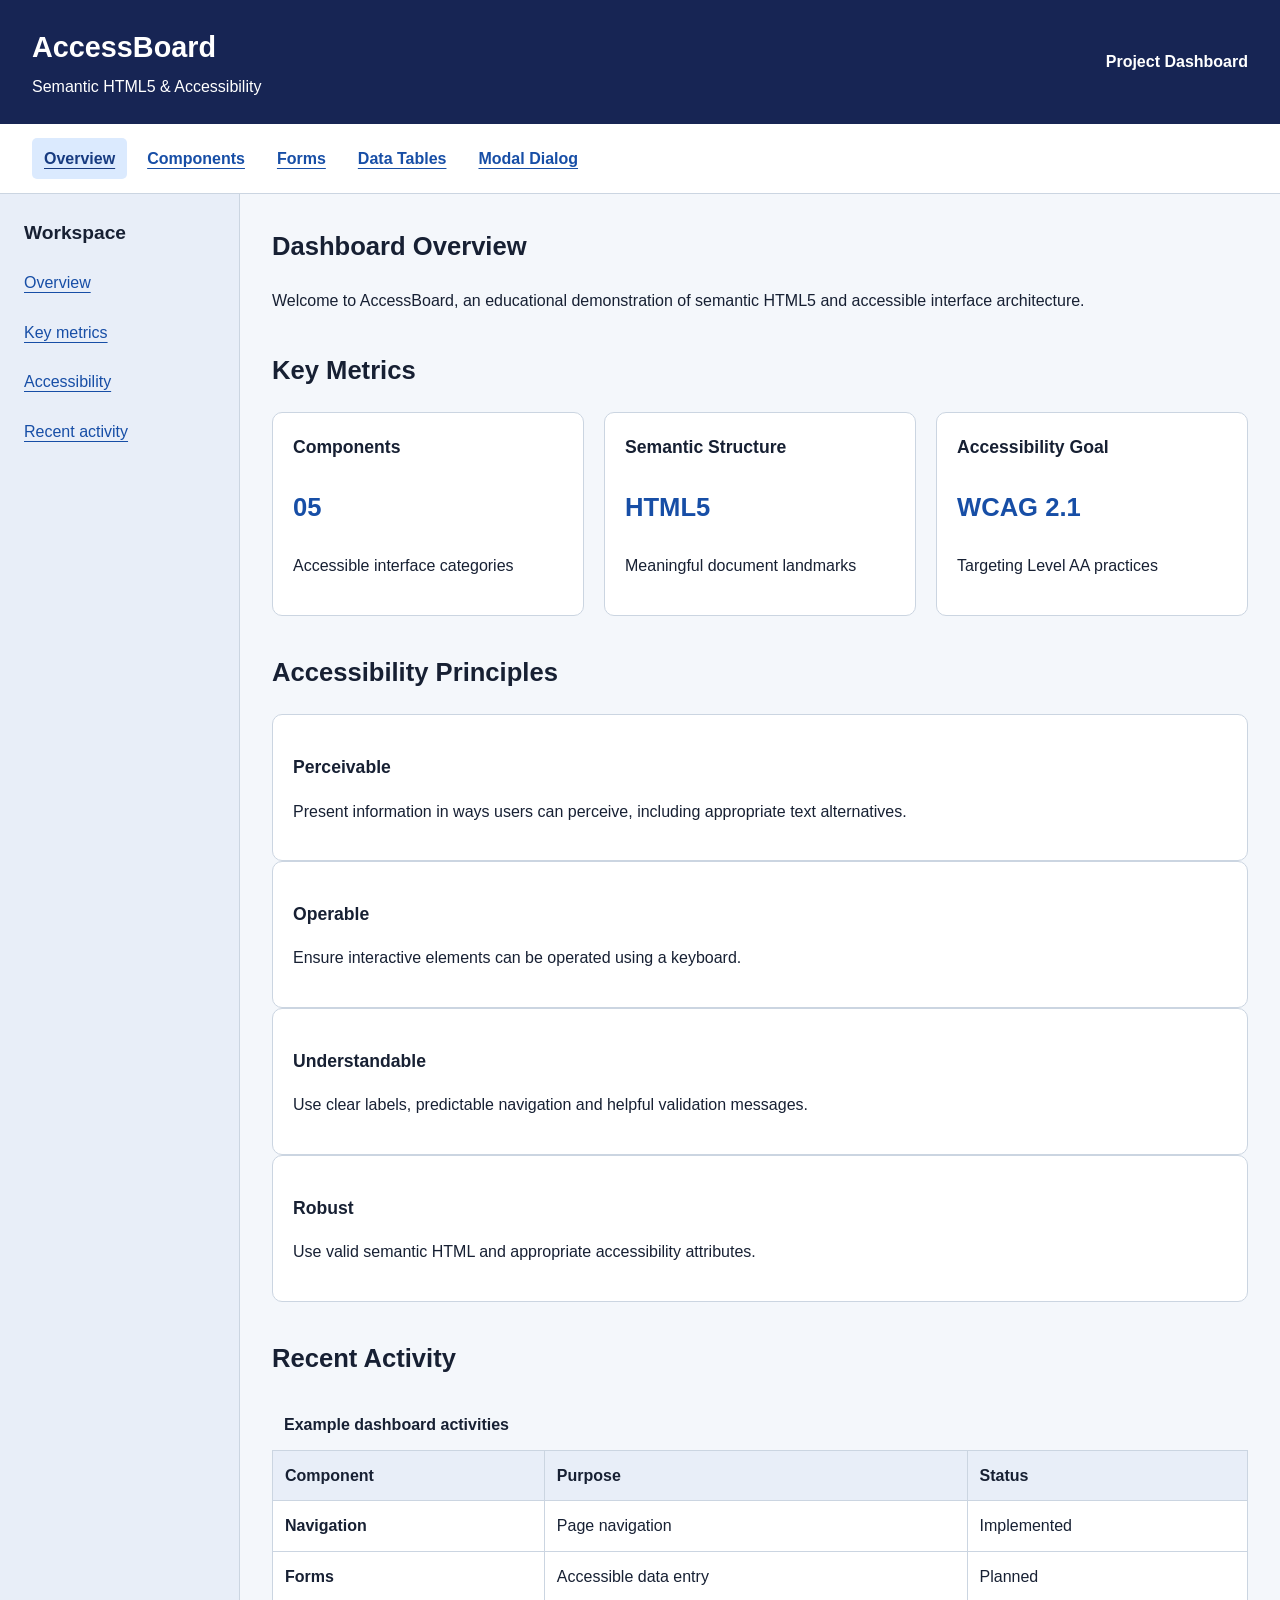
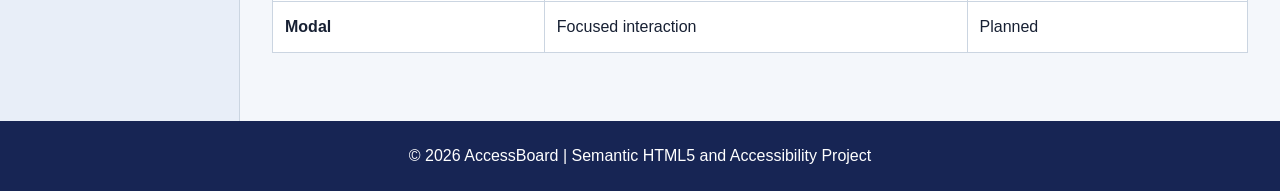
<file: index.html>
<!DOCTYPE html>
<html lang="en">
<head>
    <meta charset="UTF-8">
    <meta name="viewport" content="width=device-width, initial-scale=1.0">

    <title>Accessibility Dashboard</title>

    <meta
        name="description"
        content="An enterprise dashboard demonstrating semantic HTML5
        and accessible component architecture."
    >

    <link rel="stylesheet" href="style.css">
    <script src="script.js" defer></script>
</head>

<body>

    <a class="skip-link" href="#main-content">
        Skip to main content
    </a>

    <header class="site-header">
        <div class="brand">
            <h1>AccessBoard</h1>
            <p>Semantic HTML5 &amp; Accessibility</p>
        </div>

        <div class="user-info">
            <span>Project Dashboard</span>
        </div>
    </header>

    <nav class="top-navigation" aria-label="Main navigation">
        <a href="index.html" aria-current="page">Overview</a>
        <a href="components.html">Components</a>
        <a href="forms.html">Forms</a>
        <a href="tables.html">Data Tables</a>
        <a href="modal.html">Modal Dialog</a>
    </nav>

    <div class="dashboard-layout">

        <aside class="sidebar" aria-label="Dashboard sidebar">
            <h2>Workspace</h2>

            <nav aria-label="Dashboard sections">
                <ul>
                    <li><a href="#overview">Overview</a></li>
                    <li><a href="#metrics">Key metrics</a></li>
                    <li><a href="#accessibility">Accessibility</a></li>
                    <li><a href="#activity">Recent activity</a></li>
                </ul>
            </nav>
        </aside>

        <main id="main-content" tabindex="-1">

            <section id="overview" aria-labelledby="overview-title">
                <h2 id="overview-title">Dashboard Overview</h2>

                <p>
                    Welcome to AccessBoard, an educational demonstration
                    of semantic HTML5 and accessible interface architecture.
                </p>
            </section>

            <section id="metrics" aria-labelledby="metrics-title">
                <h2 id="metrics-title">Key Metrics</h2>

                <div class="card-grid">

                    <article class="dashboard-card">
                        <h3>Components</h3>
                        <p class="metric">05</p>
                        <p>Accessible interface categories</p>
                    </article>

                    <article class="dashboard-card">
                        <h3>Semantic Structure</h3>
                        <p class="metric">HTML5</p>
                        <p>Meaningful document landmarks</p>
                    </article>

                    <article class="dashboard-card">
                        <h3>Accessibility Goal</h3>
                        <p class="metric">WCAG 2.1</p>
                        <p>Targeting Level AA practices</p>
                    </article>

                </div>
            </section>

            <section id="accessibility"
                     aria-labelledby="accessibility-title">

                <h2 id="accessibility-title">
                    Accessibility Principles
                </h2>

                <article>
                    <h3>Perceivable</h3>
                    <p>
                        Present information in ways users can perceive,
                        including appropriate text alternatives.
                    </p>
                </article>

                <article>
                    <h3>Operable</h3>
                    <p>
                        Ensure interactive elements can be operated
                        using a keyboard.
                    </p>
                </article>

                <article>
                    <h3>Understandable</h3>
                    <p>
                        Use clear labels, predictable navigation
                        and helpful validation messages.
                    </p>
                </article>

                <article>
                    <h3>Robust</h3>
                    <p>
                        Use valid semantic HTML and appropriate
                        accessibility attributes.
                    </p>
                </article>

            </section>

            <section id="activity" aria-labelledby="activity-title">
                <h2 id="activity-title">Recent Activity</h2>

                <div class="table-container">
                    <table>
                        <caption>Example dashboard activities</caption>

                        <thead>
                            <tr>
                                <th scope="col">Component</th>
                                <th scope="col">Purpose</th>
                                <th scope="col">Status</th>
                            </tr>
                        </thead>

                        <tbody>
                            <tr>
                                <th scope="row">Navigation</th>
                                <td>Page navigation</td>
                                <td>Implemented</td>
                            </tr>

                            <tr>
                                <th scope="row">Forms</th>
                                <td>Accessible data entry</td>
                                <td>Planned</td>
                            </tr>

                            <tr>
                                <th scope="row">Modal</th>
                                <td>Focused interaction</td>
                                <td>Planned</td>
                            </tr>
                        </tbody>
                    </table>
                </div>
            </section>

        </main>

    </div>

    <footer class="site-footer">
        <p>
            &copy; 2026 AccessBoard |
            Semantic HTML5 and Accessibility Project
        </p>
    </footer>

</body>
</html>
</file>
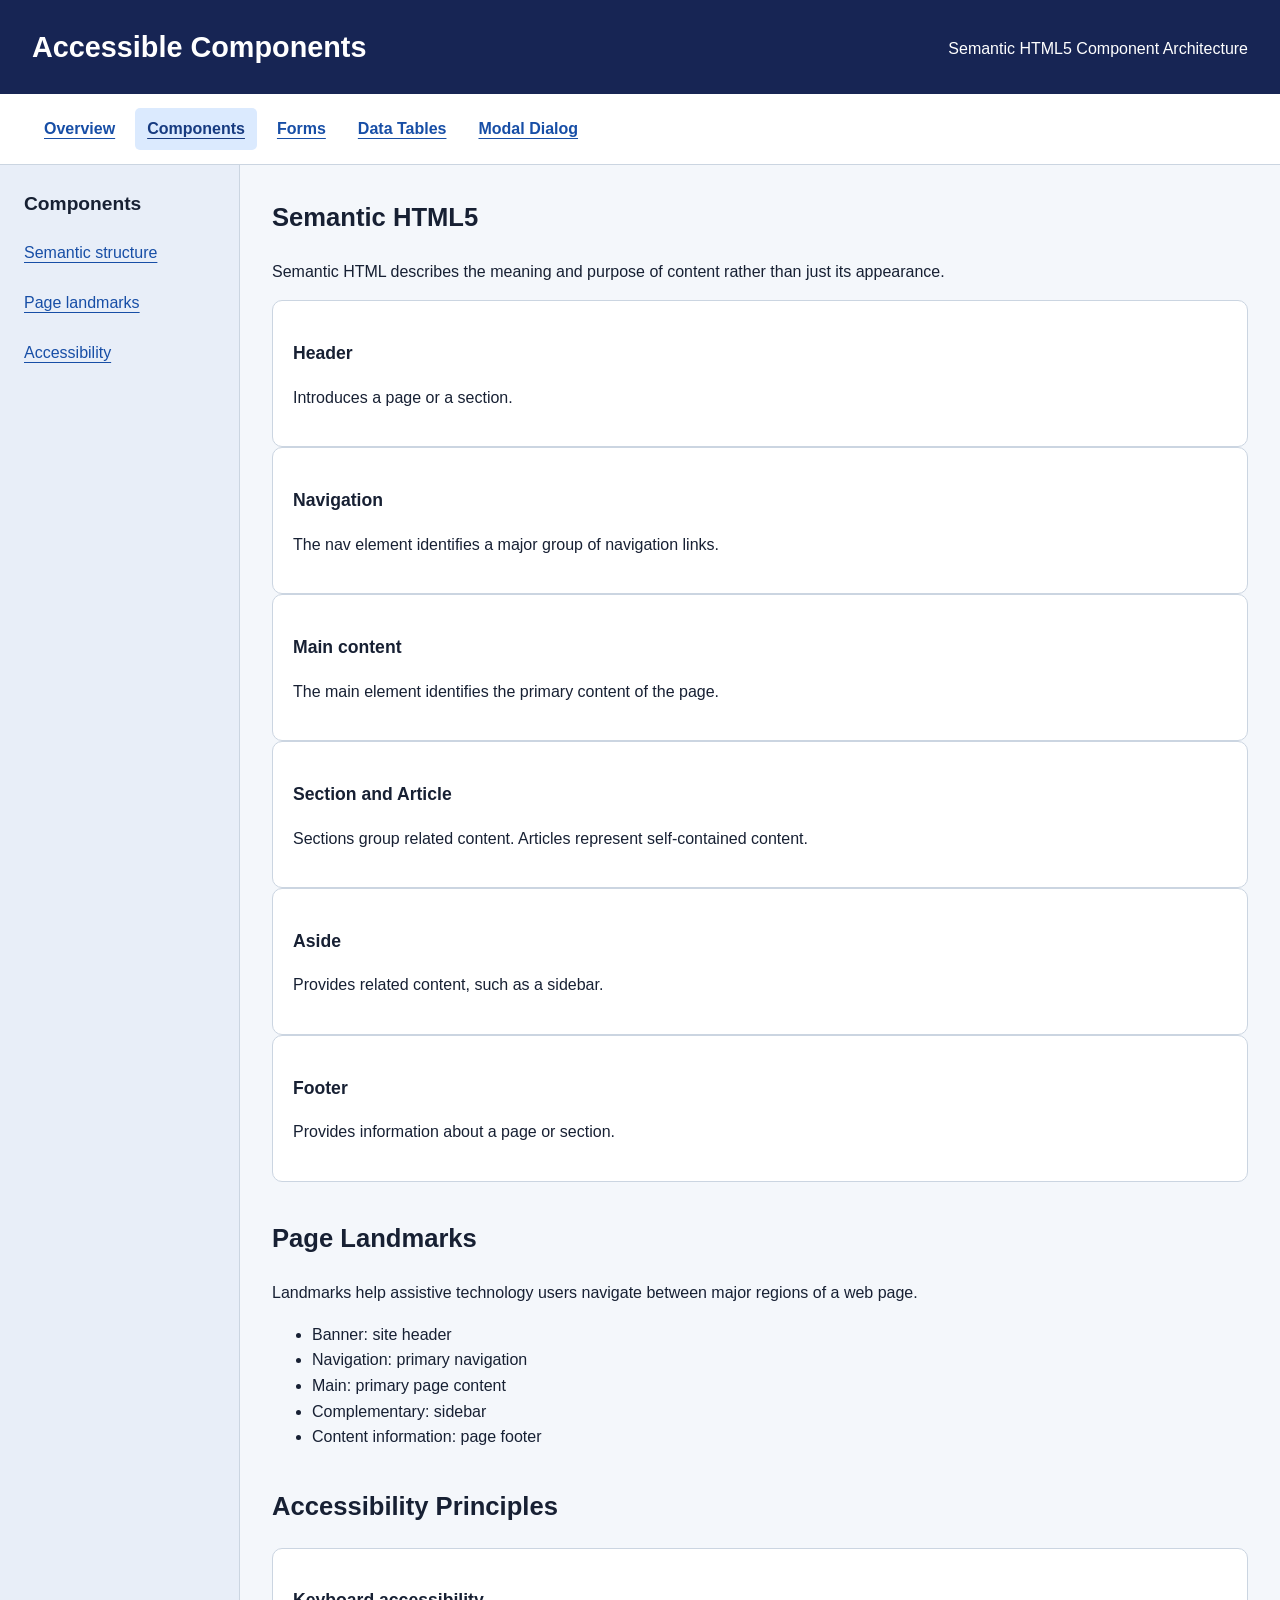
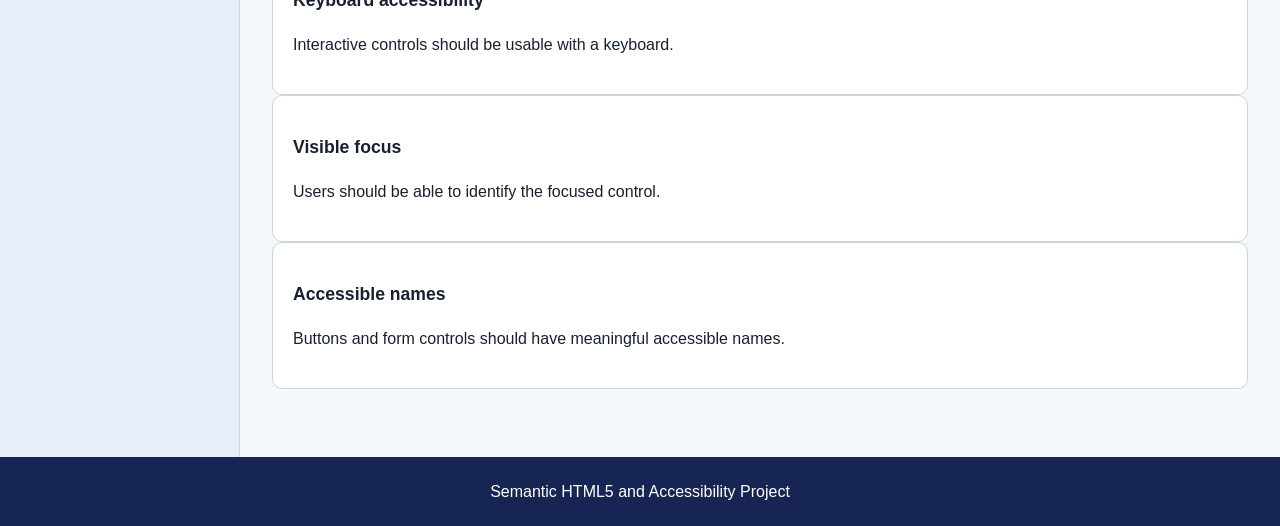
<file: components.html>
<!DOCTYPE html>
<html lang="en">
<head>
    <meta charset="UTF-8">
    <meta name="viewport" content="width=device-width, initial-scale=1.0">
    <title>Accessible Components | AccessBoard</title>
    <link rel="stylesheet" href="style.css">
</head>

<body>
    <a class="skip-link" href="#main-content">Skip to main content</a>

    <header class="site-header">
        <h1>Accessible Components</h1>
        <p>Semantic HTML5 Component Architecture</p>
    </header>

    <nav class="top-navigation" aria-label="Main navigation">
        <a href="index.html">Overview</a>
        <a href="components.html" aria-current="page">Components</a>
        <a href="forms.html">Forms</a>
        <a href="tables.html">Data Tables</a>
        <a href="modal.html">Modal Dialog</a>
    </nav>

    <div class="dashboard-layout">
        <aside class="sidebar" aria-label="Component information">
            <h2>Components</h2>
            <ul>
                <li><a href="#semantic">Semantic structure</a></li>
                <li><a href="#landmarks">Page landmarks</a></li>
                <li><a href="#accessibility">Accessibility</a></li>
            </ul>
        </aside>

        <main id="main-content" tabindex="-1">
            <section id="semantic" aria-labelledby="semantic-title">
                <h2 id="semantic-title">Semantic HTML5</h2>

                <p>
                    Semantic HTML describes the meaning and purpose
                    of content rather than just its appearance.
                </p>

                <article>
                    <h3>Header</h3>
                    <p>Introduces a page or a section.</p>
                </article>

                <article>
                    <h3>Navigation</h3>
                    <p>The nav element identifies a major group of navigation links.</p>
                </article>

                <article>
                    <h3>Main content</h3>
                    <p>The main element identifies the primary content of the page.</p>
                </article>

                <article>
                    <h3>Section and Article</h3>
                    <p>
                        Sections group related content. Articles represent
                        self-contained content.
                    </p>
                </article>

                <article>
                    <h3>Aside</h3>
                    <p>Provides related content, such as a sidebar.</p>
                </article>

                <article>
                    <h3>Footer</h3>
                    <p>Provides information about a page or section.</p>
                </article>
            </section>

            <section id="landmarks" aria-labelledby="landmarks-title">
                <h2 id="landmarks-title">Page Landmarks</h2>

                <p>
                    Landmarks help assistive technology users navigate
                    between major regions of a web page.
                </p>

                <ul>
                    <li>Banner: site header</li>
                    <li>Navigation: primary navigation</li>
                    <li>Main: primary page content</li>
                    <li>Complementary: sidebar</li>
                    <li>Content information: page footer</li>
                </ul>
            </section>

            <section id="accessibility"
                     aria-labelledby="accessibility-title">
                <h2 id="accessibility-title">Accessibility Principles</h2>

                <article>
                    <h3>Keyboard accessibility</h3>
                    <p>Interactive controls should be usable with a keyboard.</p>
                </article>

                <article>
                    <h3>Visible focus</h3>
                    <p>Users should be able to identify the focused control.</p>
                </article>

                <article>
                    <h3>Accessible names</h3>
                    <p>
                        Buttons and form controls should have meaningful
                        accessible names.
                    </p>
                </article>
            </section>
        </main>
    </div>

    <footer class="site-footer">
        <p>Semantic HTML5 and Accessibility Project</p>
    </footer>
</body>
</html>
</file>
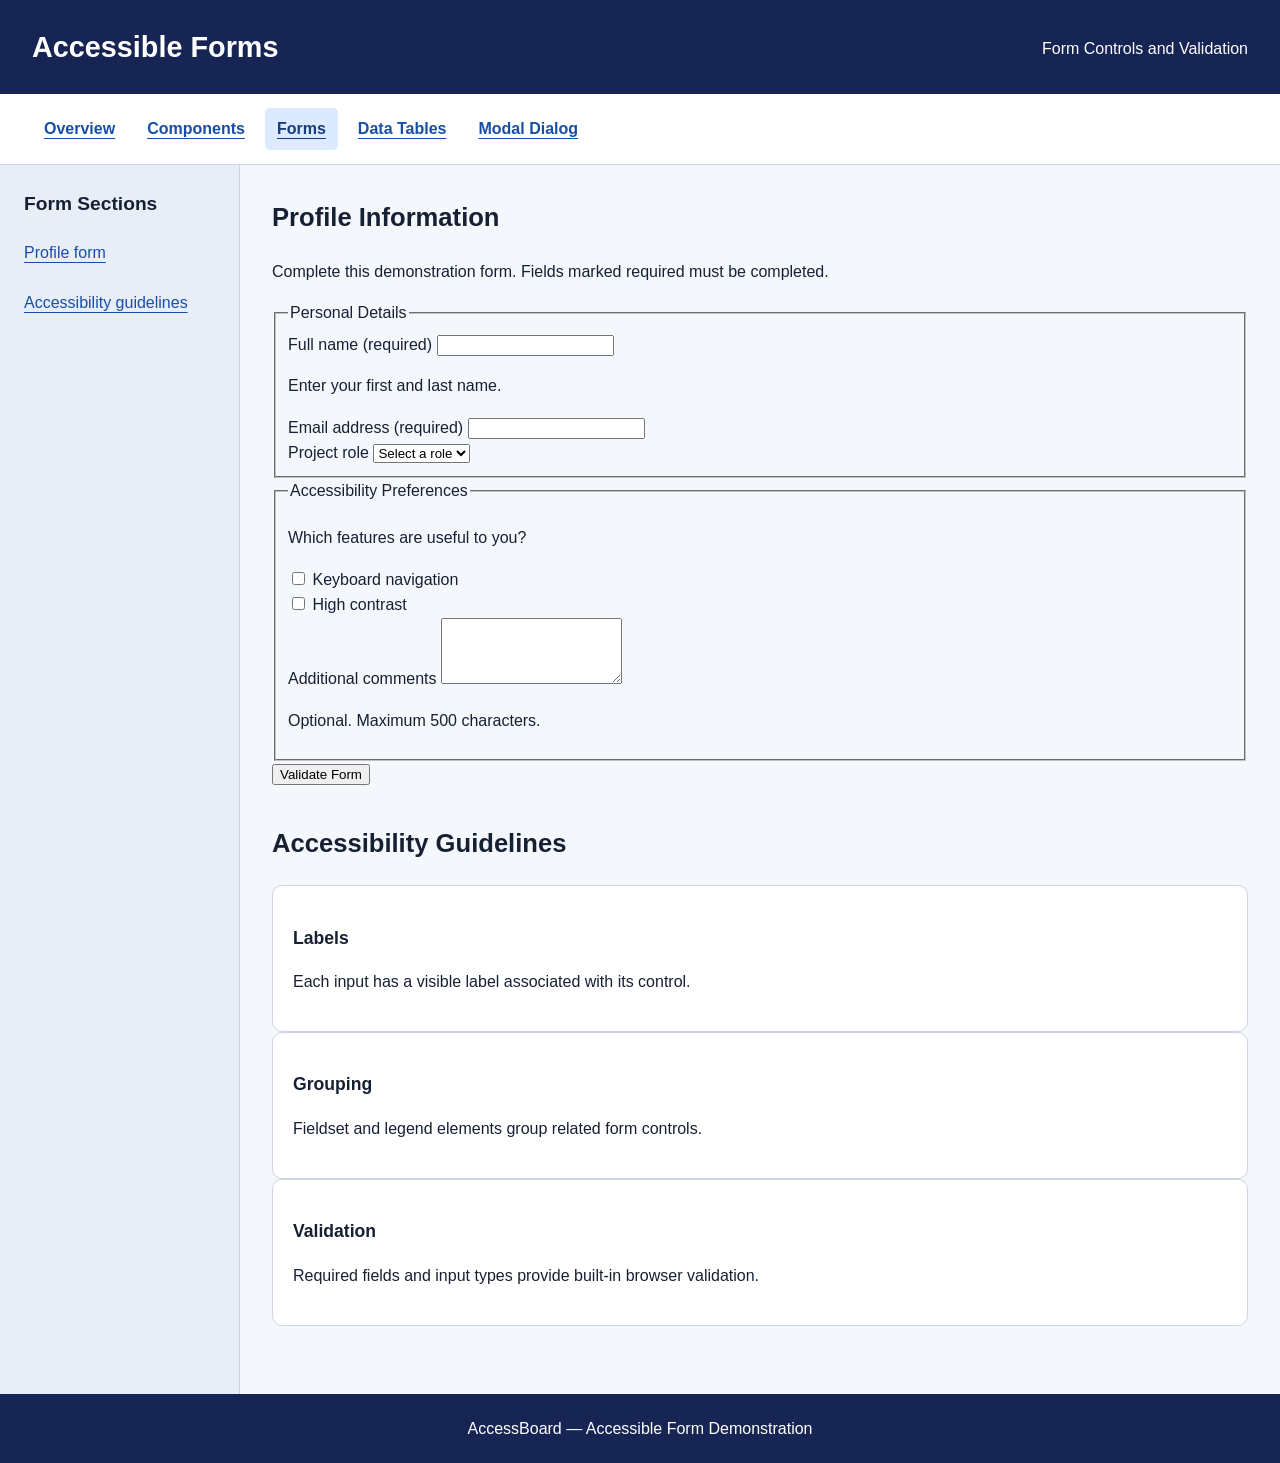
<file: forms.html>
<!DOCTYPE html>
<html lang="en">
<head>
    <meta charset="UTF-8">
    <meta name="viewport" content="width=device-width, initial-scale=1.0">

    <title>Accessible Forms | AccessBoard</title>

    <link rel="stylesheet" href="style.css">
    <script src="script.js" defer></script>
</head>

<body>

    <a class="skip-link" href="#main-content">
        Skip to main content
    </a>

    <header class="site-header">
        <h1>Accessible Forms</h1>
        <p>Form Controls and Validation</p>
    </header>

    <nav class="top-navigation" aria-label="Main navigation">
        <a href="index.html">Overview</a>
        <a href="components.html">Components</a>
        <a href="forms.html" aria-current="page">Forms</a>
        <a href="tables.html">Data Tables</a>
        <a href="modal.html">Modal Dialog</a>
    </nav>

    <div class="dashboard-layout">

        <aside class="sidebar" aria-label="Form navigation">
            <h2>Form Sections</h2>
            <ul>
                <li><a href="#profile">Profile form</a></li>
                <li><a href="#guidelines">Accessibility guidelines</a></li>
            </ul>
        </aside>

        <main id="main-content" tabindex="-1">

            <section id="profile" aria-labelledby="profile-title">

                <h2 id="profile-title">Profile Information</h2>

                <p>
                    Complete this demonstration form.
                    Fields marked required must be completed.
                </p>

                <form id="accessible-form">

                    <fieldset>
                        <legend>Personal Details</legend>

                        <div>
                            <label for="full-name">Full name (required)</label>
                            <input
                                type="text"
                                id="full-name"
                                name="fullName"
                                autocomplete="name"
                                required
                                aria-describedby="name-help"
                            >
                            <p id="name-help">
                                Enter your first and last name.
                            </p>
                        </div>

                        <div>
                            <label for="email">Email address (required)</label>
                            <input
                                type="email"
                                id="email"
                                name="email"
                                autocomplete="email"
                                required
                            >
                        </div>

                        <div>
                            <label for="role">Project role</label>
                            <select id="role" name="role">
                                <option value="">Select a role</option>
                                <option value="student">Student</option>
                                <option value="developer">Developer</option>
                                <option value="designer">Designer</option>
                            </select>
                        </div>
                    </fieldset>

                    <fieldset>
                        <legend>Accessibility Preferences</legend>

                        <p>Which features are useful to you?</p>

                        <div>
                            <input
                                type="checkbox"
                                id="keyboard"
                                name="preferences"
                                value="keyboard"
                            >
                            <label for="keyboard">
                                Keyboard navigation
                            </label>
                        </div>

                        <div>
                            <input
                                type="checkbox"
                                id="contrast"
                                name="preferences"
                                value="contrast"
                            >
                            <label for="contrast">
                                High contrast
                            </label>
                        </div>

                        <div>
                            <label for="comments">
                                Additional comments
                            </label>
                            <textarea
                                id="comments"
                                name="comments"
                                rows="4"
                                maxlength="500"
                                aria-describedby="comments-help"
                            ></textarea>
                            <p id="comments-help">
                                Optional. Maximum 500 characters.
                            </p>
                        </div>
                    </fieldset>

                    <button type="submit">Validate Form</button>

                    <p
                        id="form-status"
                        role="status"
                        aria-live="polite"
                    ></p>

                </form>

            </section>

            <section id="guidelines" aria-labelledby="guidelines-title">

                <h2 id="guidelines-title">Accessibility Guidelines</h2>

                <article>
                    <h3>Labels</h3>
                    <p>
                        Each input has a visible label associated with
                        its control.
                    </p>
                </article>

                <article>
                    <h3>Grouping</h3>
                    <p>
                        Fieldset and legend elements group related
                        form controls.
                    </p>
                </article>

                <article>
                    <h3>Validation</h3>
                    <p>
                        Required fields and input types provide
                        built-in browser validation.
                    </p>
                </article>

            </section>

        </main>
    </div>

    <footer class="site-footer">
        <p>AccessBoard — Accessible Form Demonstration</p>
    </footer>

</body>
</html>
</file>
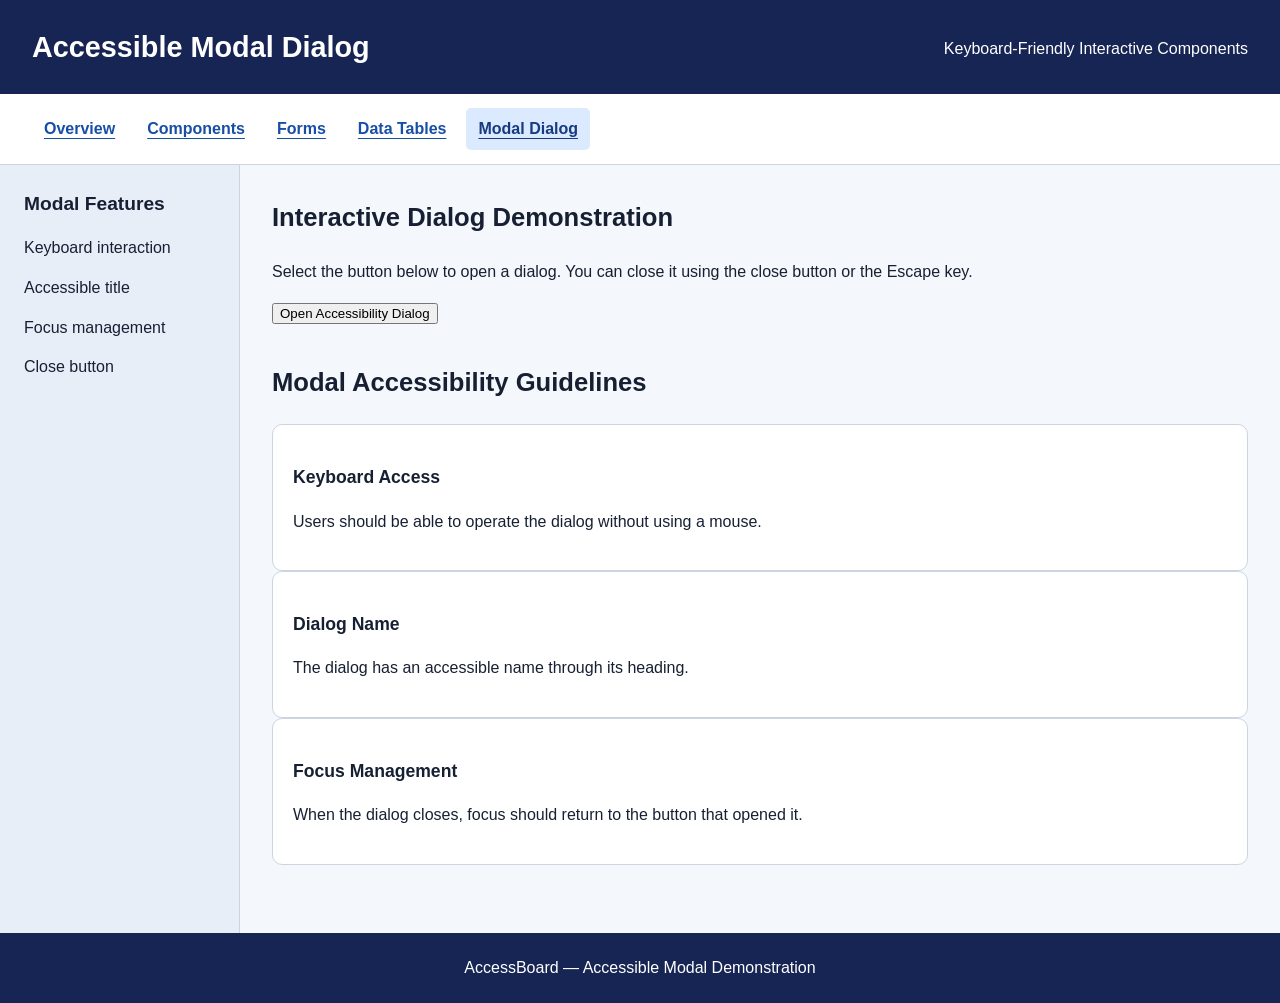
<file: modal.html>
<!DOCTYPE html>
<html lang="en">
<head>
    <meta charset="UTF-8">
    <meta name="viewport" content="width=device-width, initial-scale=1.0">

    <title>Accessible Modal Dialog | AccessBoard</title>

    <link rel="stylesheet" href="style.css">
    <script src="script.js" defer></script>
</head>

<body>

    <a class="skip-link" href="#main-content">
        Skip to main content
    </a>

    <header class="site-header">
        <h1>Accessible Modal Dialog</h1>
        <p>Keyboard-Friendly Interactive Components</p>
    </header>

    <nav class="top-navigation" aria-label="Main navigation">
        <a href="index.html">Overview</a>
        <a href="components.html">Components</a>
        <a href="forms.html">Forms</a>
        <a href="tables.html">Data Tables</a>
        <a href="modal.html" aria-current="page">Modal Dialog</a>
    </nav>

    <div class="dashboard-layout">

        <aside class="sidebar" aria-label="Modal information">
            <h2>Modal Features</h2>
            <ul>
                <li>Keyboard interaction</li>
                <li>Accessible title</li>
                <li>Focus management</li>
                <li>Close button</li>
            </ul>
        </aside>

        <main id="main-content" tabindex="-1">

            <section aria-labelledby="modal-section-title">

                <h2 id="modal-section-title">
                    Interactive Dialog Demonstration
                </h2>

                <p>
                    Select the button below to open a dialog.
                    You can close it using the close button or
                    the Escape key.
                </p>

                <button type="button" id="open-modal">
                    Open Accessibility Dialog
                </button>

                <dialog
                    id="accessible-modal"
                    aria-labelledby="modal-title"
                    aria-describedby="modal-description"
                >

                    <h2 id="modal-title">
                        Accessibility Information
                    </h2>

                    <p id="modal-description">
                        This dialog demonstrates the native HTML
                        dialog element, which provides built-in
                        keyboard support and modal behavior.
                    </p>

                    <p>
                        Accessible dialogs should have a clear title,
                        a predictable closing mechanism, and appropriate
                        keyboard focus management.
                    </p>

                    <button type="button" id="close-modal">
                        Close Dialog
                    </button>

                </dialog>

            </section>

            <section aria-labelledby="guidelines-title">

                <h2 id="guidelines-title">
                    Modal Accessibility Guidelines
                </h2>

                <article>
                    <h3>Keyboard Access</h3>
                    <p>
                        Users should be able to operate the dialog
                        without using a mouse.
                    </p>
                </article>

                <article>
                    <h3>Dialog Name</h3>
                    <p>
                        The dialog has an accessible name through
                        its heading.
                    </p>
                </article>

                <article>
                    <h3>Focus Management</h3>
                    <p>
                        When the dialog closes, focus should return
                        to the button that opened it.
                    </p>
                </article>

            </section>

        </main>

    </div>

    <footer class="site-footer">
        <p>AccessBoard — Accessible Modal Demonstration</p>
    </footer>

</body>
</html>
</file>
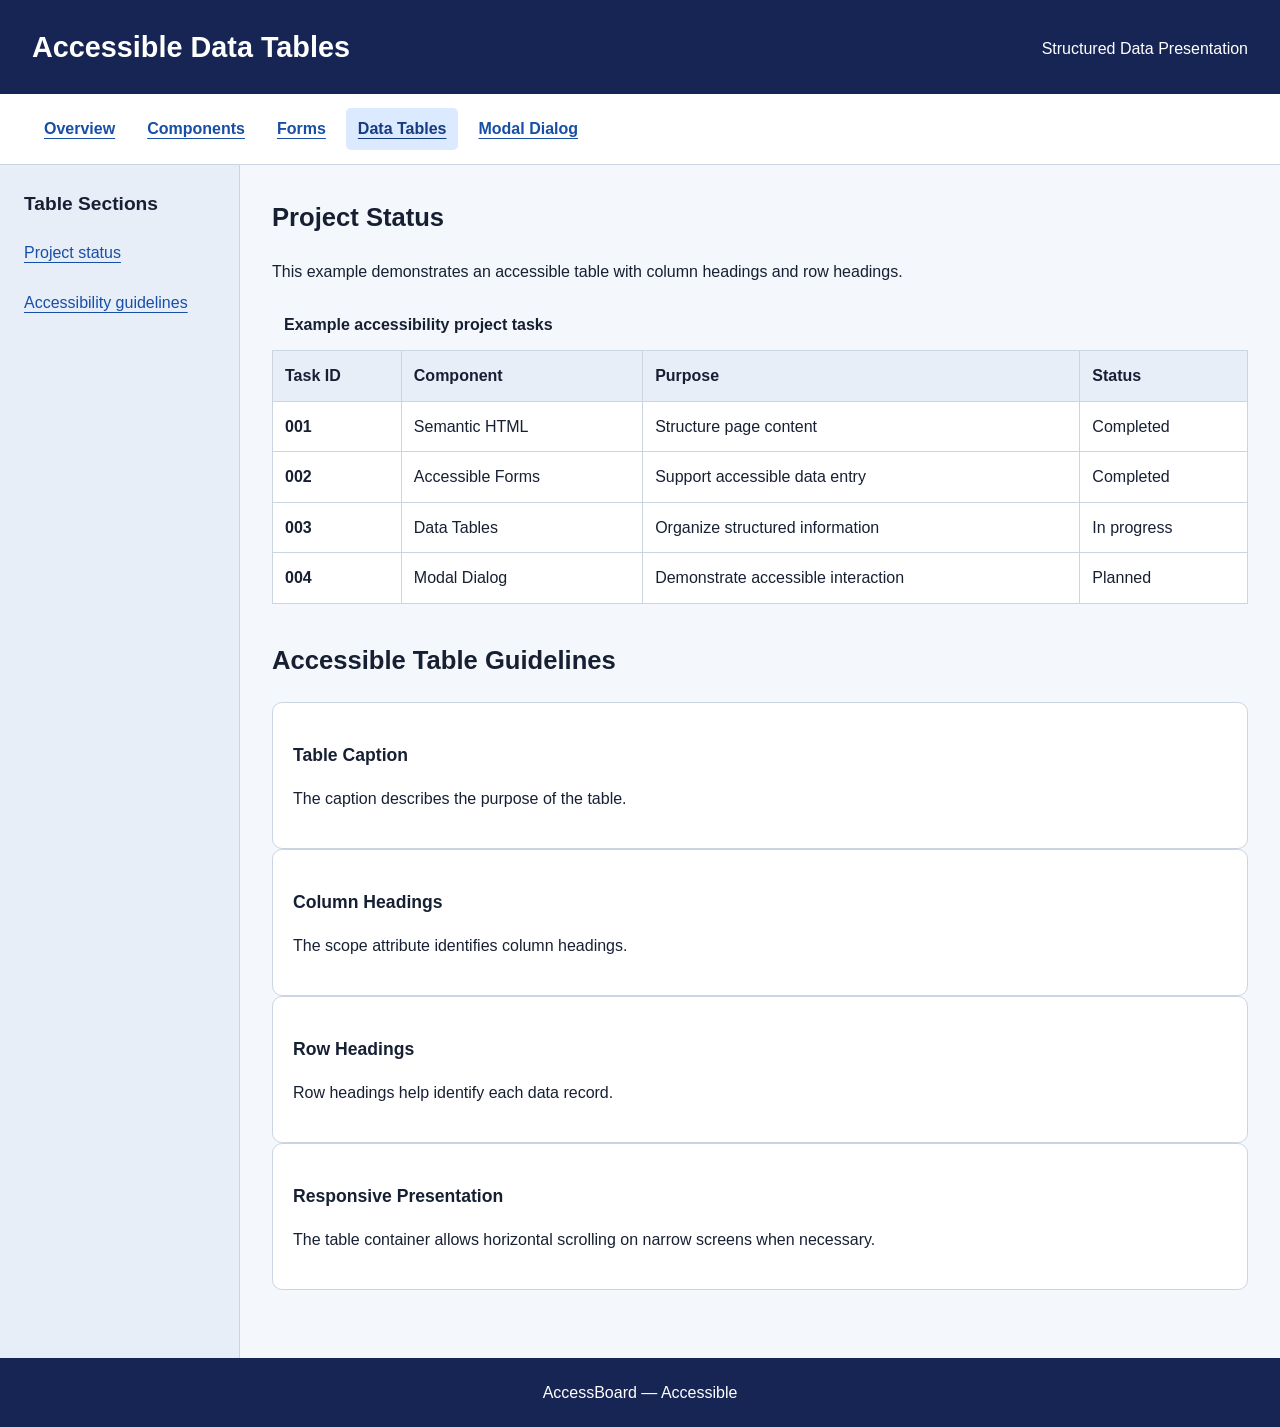
<file: tables.html>
<!DOCTYPE html>
<html lang="en">
<head>
    <meta charset="UTF-8">
    <meta name="viewport" content="width=device-width, initial-scale=1.0">

    <title>Accessible Data Tables | AccessBoard</title>

    <link rel="stylesheet" href="style.css">
</head>

<body>

    <a class="skip-link" href="#main-content">
        Skip to main content
    </a>

    <header class="site-header">
        <h1>Accessible Data Tables</h1>
        <p>Structured Data Presentation</p>
    </header>

    <nav class="top-navigation" aria-label="Main navigation">
        <a href="index.html">Overview</a>
        <a href="components.html">Components</a>
        <a href="forms.html">Forms</a>
        <a href="tables.html" aria-current="page">Data Tables</a>
        <a href="modal.html">Modal Dialog</a>
    </nav>

    <div class="dashboard-layout">

        <aside class="sidebar" aria-label="Table navigation">
            <h2>Table Sections</h2>
            <ul>
                <li><a href="#projects">Project status</a></li>
                <li><a href="#guidelines">Accessibility guidelines</a></li>
            </ul>
        </aside>

        <main id="main-content" tabindex="-1">

            <section id="projects" aria-labelledby="projects-title">

                <h2 id="projects-title">Project Status</h2>

                <p>
                    This example demonstrates an accessible table
                    with column headings and row headings.
                </p>

                <div class="table-container">

                    <table>
                        <caption>Example accessibility project tasks</caption>

                        <thead>
                            <tr>
                                <th scope="col">Task ID</th>
                                <th scope="col">Component</th>
                                <th scope="col">Purpose</th>
                                <th scope="col">Status</th>
                            </tr>
                        </thead>

                        <tbody>
                            <tr>
                                <th scope="row">001</th>
                                <td>Semantic HTML</td>
                                <td>Structure page content</td>
                                <td>Completed</td>
                            </tr>

                            <tr>
                                <th scope="row">002</th>
                                <td>Accessible Forms</td>
                                <td>Support accessible data entry</td>
                                <td>Completed</td>
                            </tr>

                            <tr>
                                <th scope="row">003</th>
                                <td>Data Tables</td>
                                <td>Organize structured information</td>
                                <td>In progress</td>
                            </tr>

                            <tr>
                                <th scope="row">004</th>
                                <td>Modal Dialog</td>
                                <td>Demonstrate accessible interaction</td>
                                <td>Planned</td>
                            </tr>
                        </tbody>

                    </table>

                </div>

            </section>

            <section id="guidelines"
                     aria-labelledby="guidelines-title">

                <h2 id="guidelines-title">
                    Accessible Table Guidelines
                </h2>

                <article>
                    <h3>Table Caption</h3>
                    <p>
                        The caption describes the purpose of the table.
                    </p>
                </article>

                <article>
                    <h3>Column Headings</h3>
                    <p>
                        The scope attribute identifies column headings.
                    </p>
                </article>

                <article>
                    <h3>Row Headings</h3>
                    <p>
                        Row headings help identify each data record.
                    </p>
                </article>

                <article>
                    <h3>Responsive Presentation</h3>
                    <p>
                        The table container allows horizontal scrolling
                        on narrow screens when necessary.
                    </p>
                </article>

            </section>

        </main>

    </div>

    <footer class="site-footer">
        <p>AccessBoard — Accessible
</file>
<file: style.css>
/* Accessibility Dashboard Styles */

* {
    box-sizing: border-box;
}

:root {
    font-family: Arial, Helvetica, sans-serif;
    color: #172033;
    background-color: #f4f7fb;
    line-height: 1.6;
}

body {
    margin: 0;
    font-size: 16px;
}

a {
    color: #174ea6;
    text-underline-offset: 4px;
}

a:hover {
    text-decoration-thickness: 2px;
}

a:focus-visible,
button:focus-visible,
input:focus-visible,
select:focus-visible,
textarea:focus-visible {
    outline: 3px solid #b45309;
    outline-offset: 3px;
}

.skip-link {
    position: absolute;
    top: -100px;
    left: 16px;
    padding: 12px 16px;
    background: #ffffff;
    color: #111827;
    border: 2px solid #174ea6;
    z-index: 1000;
}

.skip-link:focus {
    top: 10px;
}

.site-header {
    display: flex;
    justify-content: space-between;
    align-items: center;
    gap: 20px;
    padding: 24px 32px;
    background: #172554;
    color: #ffffff;
}

.site-header h1 {
    margin: 0;
    font-size: 1.8rem;
}

.site-header p {
    margin: 4px 0 0;
}

.user-info {
    font-weight: bold;
}

.top-navigation {
    display: flex;
    flex-wrap: wrap;
    gap: 8px;
    padding: 14px 32px;
    background: #ffffff;
    border-bottom: 1px solid #cbd5e1;
}

.top-navigation a {
    padding: 8px 12px;
    border-radius: 5px;
    font-weight: bold;
}

.top-navigation a[aria-current="page"] {
    background: #dbeafe;
    color: #173b80;
}

.dashboard-layout {
    display: grid;
    grid-template-columns: 240px minmax(0, 1fr);
    min-height: 70vh;
}

.sidebar {
    padding: 24px;
    background: #e8eef8;
    border-right: 1px solid #cbd5e1;
}

.sidebar h2 {
    font-size: 1.2rem;
}

.sidebar ul {
    list-style: none;
    padding: 0;
}

.sidebar li {
    margin-bottom: 14px;
}

.sidebar a {
    display: inline-block;
    padding: 5px 0;
}

main {
    min-width: 0;
    padding: 32px;
}

section {
    margin-bottom: 36px;
}

h2 {
    margin-top: 0;
    font-size: 1.6rem;
}

h3 {
    font-size: 1.1rem;
}

.card-grid {
    display: grid;
    grid-template-columns: repeat(3, minmax(0, 1fr));
    gap: 20px;
}

.dashboard-card,
article {
    padding: 20px;
    background: #ffffff;
    border: 1px solid #cbd5e1;
    border-radius: 10px;
}

.dashboard-card h3 {
    margin-top: 0;
}

.metric {
    font-size: 1.6rem;
    font-weight: bold;
    color: #174ea6;
    overflow-wrap: anywhere;
}

.table-container {
    width: 100%;
    overflow-x: auto;
}

table {
    width: 100%;
    border-collapse: collapse;
    background: #ffffff;
}

caption {
    padding: 12px;
    text-align: left;
    font-weight: bold;
}

th,
td {
    padding: 12px;
    border: 1px solid #cbd5e1;
    text-align: left;
}

thead {
    background: #e8eef8;
}

tbody th {
    font-weight: bold;
}

.site-footer {
    padding: 22px;
    text-align: center;
    background: #172554;
    color: #ffffff;
}

.site-footer p {
    margin: 0;
}

/* Responsive layout */

@media (max-width: 800px) {
    .dashboard-layout {
        grid-template-columns: 1fr;
    }

    .sidebar {
        border-right: none;
        border-bottom: 1px solid #cbd5e1;
    }

    .card-grid {
        grid-template-columns: 1fr;
    }

    .site-header {
        align-items: flex-start;
        flex-direction: column;
    }

    main {
        padding: 20px;
    }

    .top-navigation {
        padding: 12px 20px;
    }
}
</file>
